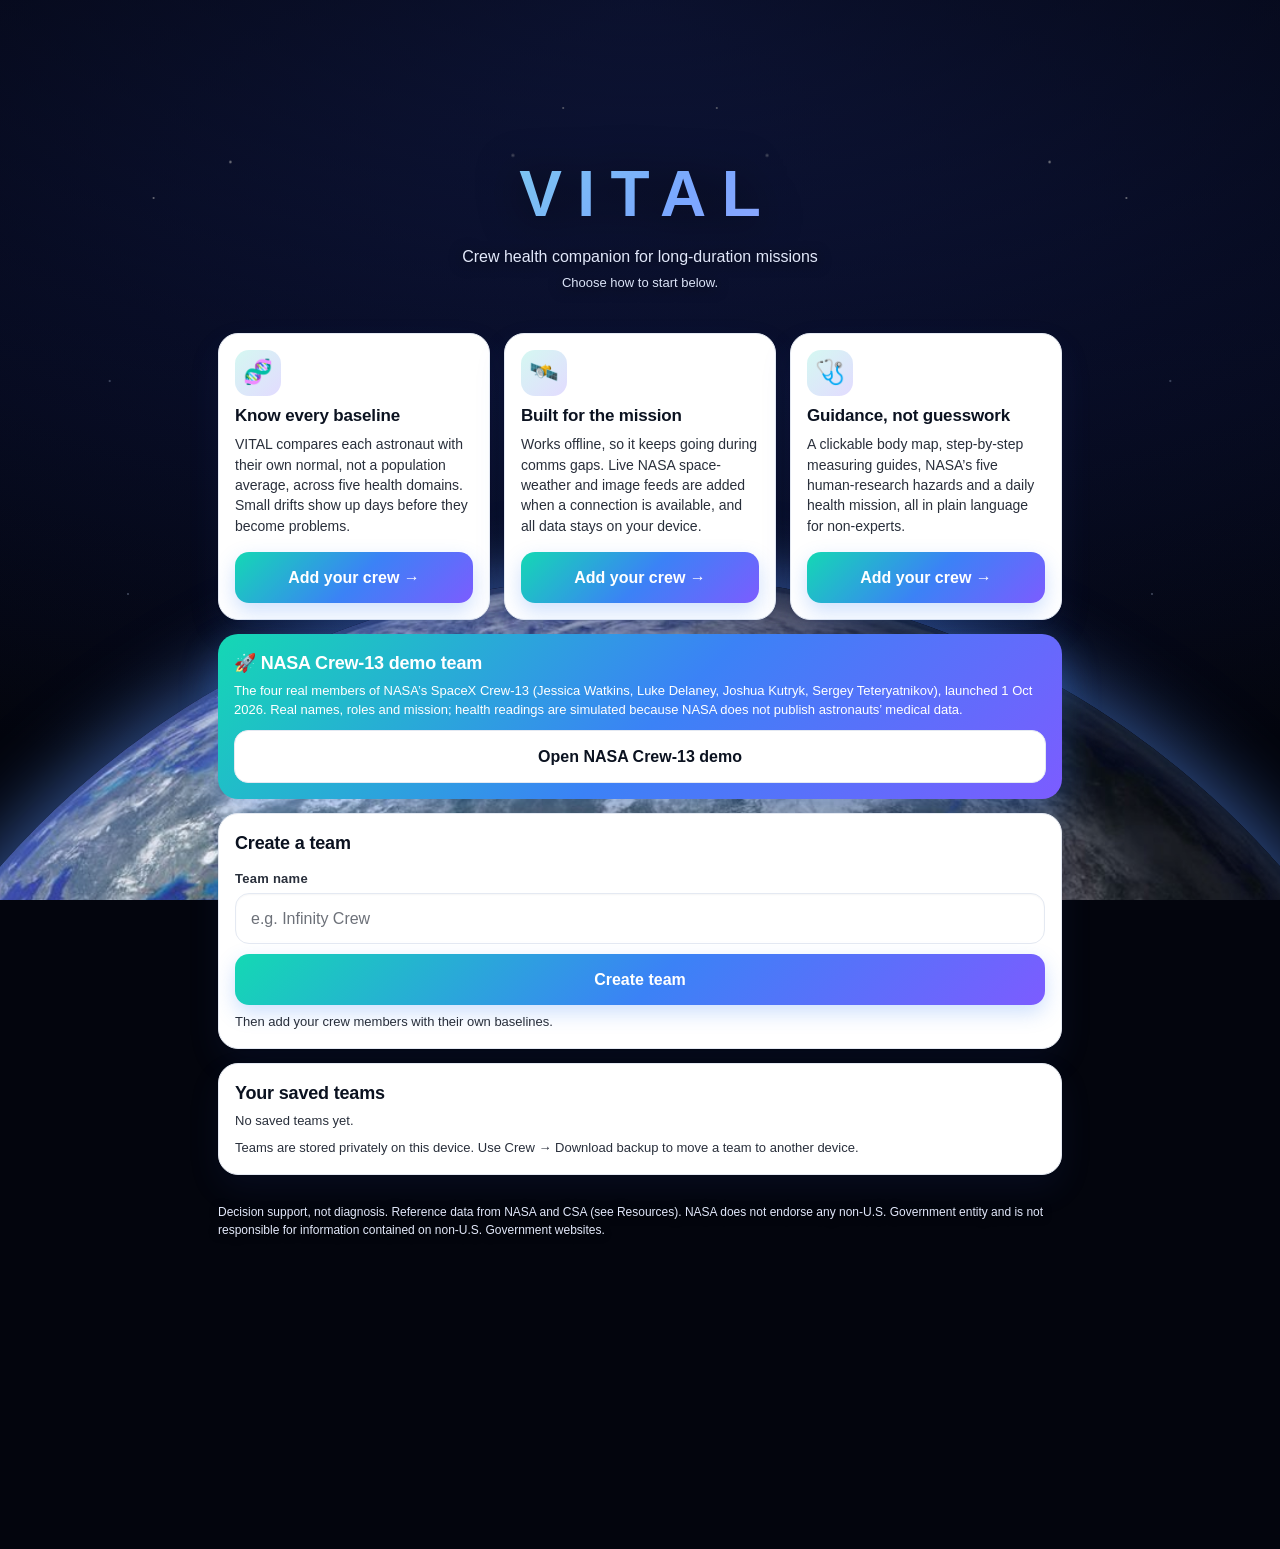
<file: index.html>
<!DOCTYPE html>
<html lang="en">
<head>
  <meta charset="utf-8">
  <title>VITAL — Crew Health</title>
  <meta name="viewport" content="width=device-width, initial-scale=1, viewport-fit=cover">
  <meta name="description" content="Offline astronaut health monitoring with live NASA space-weather data. NASA Space Apps Challenge.">
  <meta name="ai-assistance" content="Designed and built by the VITAL team; AI tools (Claude) were used to assist with coding. No AI-generated images or video.">
  <meta name="theme-color" content="#3b82f6">
  <link rel="manifest" href="manifest.webmanifest">
  <link rel="icon" href="icon.svg">
  <link rel="stylesheet" href="styles.css?v=20261115c">
</head>
<body>
  <a class="skip" href="#view">Skip to content</a>
  <div class="app">
    <aside aria-label="Sections">
      <div class="logo">VITAL</div>
      <div class="sub">Crew health companion</div>
      <div id="side"></div>
    </aside>
    <main id="main">
      <div class="mute" id="top"></div>
      <div class="who" id="who"></div>
      <section id="view" tabindex="-1" aria-live="polite"></section>
      <footer class="mute foot">Decision support, not diagnosis. Reference data from NASA and CSA (see Resources). NASA does not endorse any non-U.S. Government entity and is not responsible for information contained on non-U.S. Government websites.</footer>
    </main>
  </div>
  <nav class="tab" id="tab" aria-label="Main"></nav>
  <script src="nasa.js?v=20261115c"></script>
  <script src="extras.js?v=20261115c"></script>
  <script src="health.js?v=20261115c"></script>
  <script src="globe.js?v=20261115c"></script>
  <script src="app.js?v=20261115c"></script>
  <script>if ('serviceWorker' in navigator && location.protocol.startsWith('http')) navigator.serviceWorker.register('sw.js').catch(() => {});</script>
</body>
</html>
</file>
<file: styles.css>
/* Designed and built by the VITAL team. AI tools (Claude) were used to assist with coding, as disclosed under NASA Space Apps rules. */
/* ==========================================================
   VITAL — styles (v2: social-app look)
   1 Theme  2 Layout  3 Stories & cards  4 Controls
   5 Popups, chat, report  6 Phone  7 Print
   ========================================================== */

/* ---------- 1. Theme ---------- */
:root {
  --bg: #f4f7fc; --card: #fff; --ink: #0b1220; --mute: #6b7487; --line: #e4e9f2;
  --g: #10b981; --a: #f59e0b; --r: #f43f5e; --acc: #4f7cff;
  --grad: linear-gradient(135deg, #14d8b4 0%, #3b82f6 52%, #7c5cff 100%);   /* aurora */
  --shadow: 0 1px 2px rgba(11, 18, 32, .04), 0 14px 34px rgba(59, 90, 200, .09);
  --bar: rgba(255, 255, 255, .8);
}
@media (prefers-color-scheme: dark) {
  :root:not([data-theme="light"]) {
    --bg: #060a14; --card: #0e1424; --ink: #eef2fb; --mute: #8590a8; --line: #1b2338;
    --shadow: none; --bar: rgba(14, 20, 36, .8); color-scheme: dark;
  }
}
:root[data-theme="dark"] {
  --bg: #060a14; --card: #0e1424; --ink: #eef2fb; --mute: #8590a8; --line: #1b2338;
  --shadow: none; --bar: rgba(14, 20, 36, .8); color-scheme: dark;
}

/* ---------- 2. Layout ---------- */
* { box-sizing: border-box; -webkit-tap-highlight-color: transparent; }
html, body { margin: 0; }
body {
  background: var(--bg); color: var(--ink);
  font: 16px/1.45 -apple-system, BlinkMacSystemFont, "SF Pro Display", "Segoe UI", Roboto, sans-serif;
}
.app { display: flex; min-height: 100vh; min-height: 100dvh; }

aside {
  width: 240px; height: 100vh; height: 100dvh; position: sticky; top: 0;
  padding: calc(24px + env(safe-area-inset-top, 0px)) 14px 20px;
  background: var(--card); border-right: 1px solid var(--line);
}
main {
  flex: 1; min-width: 0; max-width: 760px; margin: 0 auto;
  padding: calc(14px + env(safe-area-inset-top, 0px)) 16px 40px;
}
h1 { font-size: 30px; margin: 6px 0 2px; letter-spacing: -.03em; font-weight: 800; }
h2 { font-size: 18px; margin: 24px 0 10px; letter-spacing: -.01em; }

.logo {
  font-weight: 900; font-size: 24px; letter-spacing: .08em; margin: 0 10px 2px;
  background: var(--grad); -webkit-background-clip: text; background-clip: text; color: transparent;
}
.sub { font-size: 12px; color: var(--mute); margin: 0 10px 20px; }
.mute { color: var(--mute); font-size: 13px; }

.nb {
  display: flex; align-items: center; gap: 12px; width: 100%; border: 0; background: none;
  color: var(--ink); font: inherit; font-weight: 500; text-align: left;
  padding: 12px 10px; border-radius: 12px; cursor: pointer; transition: background .15s;
}
.nb:hover { background: var(--bg); }
.nb.on { font-weight: 800; }
.i { font-size: 20px; width: 26px; text-align: center; }

#top { display: flex; justify-content: space-between; align-items: center; gap: 8px; }
.th {
  border: 1px solid var(--line); background: var(--card); color: var(--ink);
  font: inherit; font-size: 12px; font-weight: 600; padding: 6px 12px; border-radius: 99px; cursor: pointer;
}

/* ---------- 3. Story-style crew picker, cards, hero ---------- */
.who { display: flex; gap: 14px; overflow-x: auto; padding: 10px 2px 16px; scrollbar-width: none; }
.av {
  flex: none; display: flex; flex-direction: column; align-items: center; gap: 6px;
  border: 0; background: none; color: var(--mute); font: inherit; font-size: 12px; cursor: pointer;
}
.av b {
  width: 62px; height: 62px; border-radius: 50%; display: grid; place-items: center;
  font-size: 22px; color: #fff; border: 3px solid var(--bg);
  box-shadow: 0 0 0 3px var(--ring, var(--line)); transition: transform .15s;
}
.av:active b { transform: scale(.94); }
.av.on { color: var(--ink); font-weight: 700; }
.av.on b { box-shadow: 0 0 0 3px var(--ring, var(--line)), 0 0 0 6px color-mix(in srgb, var(--ring, var(--line)) 30%, transparent); }
.st-green { --ring: var(--g); } .st-amber { --ring: var(--a); } .st-red { --ring: var(--r); }
.dot { width: 7px; height: 7px; border-radius: 50%; }

.card {
  background: var(--card); border: 1px solid var(--line); border-radius: 20px;
  padding: 16px; margin-bottom: 14px; box-shadow: var(--shadow);
}
.grid { display: grid; gap: 14px; grid-template-columns: repeat(auto-fit, minmax(210px, 1fr)); }
.grid .card { margin: 0; }
.ring { display: flex; align-items: center; gap: 14px; }
.big { font-size: 30px; font-weight: 800; letter-spacing: -.03em; }

.hero {
  display: flex; gap: 20px; align-items: center; flex-wrap: wrap; border: 0; color: #fff;
  background: var(--grad); box-shadow: 0 16px 38px rgba(59, 130, 246, .32);
}
.hero .mute { color: rgba(255, 255, 255, .85); }

/* Quick-action row under the hero */
.qa { display: flex; gap: 10px; margin: 14px 0; }
.qa button {
  flex: 1; border: 1px solid var(--line); background: var(--card); color: var(--ink);
  font: inherit; font-weight: 600; font-size: 12px; padding: 12px 4px; border-radius: 16px; cursor: pointer;
}
.qa span { display: block; font-size: 22px; margin-bottom: 2px; }

.pill { display: inline-block; font-size: 11px; font-weight: 700; padding: 2px 9px; border-radius: 99px; color: #fff; text-transform: uppercase; }
.green { background: var(--g); } .amber { background: var(--a); } .red { background: var(--r); }

.li { display: flex; justify-content: space-between; align-items: center; gap: 10px; padding: 12px 0; border-bottom: 1px solid var(--line); }
.li:last-child { border: 0; }
.li a { color: var(--acc); text-decoration: none; font-weight: 700; }
.prog { height: 8px; background: var(--line); border-radius: 9px; overflow: hidden; margin: 8px 0; }
.prog i { display: block; height: 100%; background: var(--grad); border-radius: 9px; transition: width .3s; }
details.card summary { cursor: pointer; }
details ol { margin: 8px 0 0; padding-left: 20px; font-size: 14px; }

/* ---------- 4. Controls ---------- */
.chips { display: flex; gap: 8px; overflow-x: auto; padding-bottom: 8px; scrollbar-width: none; }
.chip {
  flex: none; border: 1px solid var(--line); background: var(--card); color: var(--ink);
  font: inherit; font-size: 14px; padding: 8px 15px; border-radius: 99px; cursor: pointer;
}
.chip.on { background: var(--ink); color: var(--bg); border-color: var(--ink); }
.chips2 { display: flex; flex-wrap: wrap; gap: 8px; }

label { display: block; margin: 14px 0 4px; font-weight: 600; font-size: 14px; }
input, select, textarea {
  width: 100%; font: inherit; padding: 12px; border-radius: 12px;
  border: 1px solid var(--line); background: var(--bg); color: var(--ink);
}
input:focus, select:focus, textarea:focus { outline: 2px solid var(--acc); border-color: transparent; }
input[type=range] { padding: 0; accent-color: var(--acc); }
input[type=checkbox] { width: 22px; height: 22px; }

.btn {
  border: 0; background: var(--ink); color: var(--bg); font: inherit; font-weight: 700;
  padding: 14px 18px; border-radius: 14px; cursor: pointer; width: 100%; margin-top: 10px;
}
.btn:active { transform: scale(.98); }
.btn.s { background: var(--bg); color: var(--ink); border: 1px solid var(--line); }

/* ---------- 5. Popups, toast, chat, report ---------- */
.ovl { position: fixed; inset: 0; background: rgba(0, 0, 0, .5); display: flex; align-items: flex-end; justify-content: center; z-index: 20; }
.sheet {
  background: var(--card); width: 100%; max-width: 520px; max-height: 90vh; max-height: 90dvh; overflow-y: auto;
  border-radius: 26px 26px 0 0; padding: 22px 18px calc(24px + env(safe-area-inset-bottom, 0px));
}
@media (min-width: 901px) { .ovl { align-items: center; } .sheet { border-radius: 26px; } }
.toast {
  position: fixed; left: 50%; bottom: calc(96px + env(safe-area-inset-bottom, 0px)); transform: translateX(-50%);
  background: var(--ink); color: var(--bg); padding: 11px 20px; border-radius: 99px; font-weight: 600; font-size: 14px; z-index: 30;
}

.msg { padding: 11px 14px; border-radius: 20px; margin: 8px 0; font-size: 14px; max-width: 88%; }
.msg.user { background: var(--grad); color: #fff; margin-left: auto; border-bottom-right-radius: 6px; }
.msg.assistant { background: var(--bg); border: 1px solid var(--line); border-bottom-left-radius: 6px; }
.chat { display: flex; flex-direction: column; min-height: calc(100vh - 120px); }
.chat .msgs { flex: 1; }
.aibar { position: sticky; bottom: 0; z-index: 4; margin-top: auto; display: flex; gap: 8px; padding: 10px 0 calc(10px + env(safe-area-inset-bottom, 0px)); background: var(--bg); }
.aibar input { flex: 1; min-width: 0; border-radius: 99px; padding: 12px 16px; }
.aibar .btn { border-radius: 99px; }

#rep { background: #fff; color: #111; border-radius: 8px; padding: 26px; font-size: 13px; }
#rep h3 { margin: 0 0 4px; font-size: 20px; }
#rep table { width: 100%; border-collapse: collapse; margin: 8px 0 14px; }
#rep td, #rep th { border-bottom: 1px solid #ddd; padding: 5px 4px; text-align: left; }
#rep .pg { page-break-after: always; border-bottom: 2px dashed #ccc; padding-bottom: 20px; margin-bottom: 20px; }
#rep .pg:last-child { page-break-after: auto; border: 0; }

/* ---------- 6. Phone: bottom tab bar ---------- */
nav.tab { display: none; }
@media (max-width: 900px) {
  aside { display: none; }
  main { padding: calc(10px + env(safe-area-inset-top, 0px)) 14px calc(86px + env(safe-area-inset-bottom, 0px)); }
  h1 { font-size: 28px; }
  nav.tab {
    display: flex; position: fixed; left: 0; right: 0; bottom: 0; z-index: 5;
    background: var(--bar); backdrop-filter: blur(22px); -webkit-backdrop-filter: blur(22px);
    border-top: 1px solid var(--line); padding: 6px 2px calc(6px + env(safe-area-inset-bottom, 0px));
  }
  nav.tab button {
    flex: 1; min-width: 0; border: 0; background: none; color: var(--mute); font: inherit; font-size: 9px;
    cursor: pointer; display: flex; flex-direction: column; align-items: center; gap: 2px;
  }
  nav.tab button.on { color: var(--ink); font-weight: 800; }
  nav.tab .i { font-size: 21px; width: auto; }
  .chat { min-height: calc(100vh - 200px); }
  .aibar { bottom: calc(60px + env(safe-area-inset-bottom, 0px)); padding-bottom: 10px; }
}

/* ---------- 7. Print / PDF ---------- */
@media print {
  aside, nav.tab, .who, #top, .np { display: none !important; }
  body { background: #fff; }
  .app, main { display: block; padding: 0; max-width: none; }
  #rep { padding: 0; }
}

/* ---------- 8. Insights, streak, badges, tools ---------- */
.insight { display: flex; gap: 14px; align-items: center; }
.streak { text-align: center; min-width: 64px; }
.streak b { display: block; font-size: 30px; line-height: 1; background: var(--grad); -webkit-background-clip: text; background-clip: text; color: transparent; }
.badges { display: flex; flex-wrap: wrap; gap: 8px; margin-top: 12px; }
.badge { font-size: 12px; font-weight: 600; padding: 6px 12px; border-radius: 99px; border: 1px solid var(--line); color: var(--mute); }
.badge.got { color: #fff; border-color: transparent; background: var(--grad); }
.forecast { font-size: 13px; padding: 8px 12px; margin-top: 8px; border-radius: 12px; background: color-mix(in srgb, var(--a) 14%, transparent); }
.tap { padding: 38px 0; font-size: 18px; }
.bigcount { font-size: 64px; font-weight: 800; text-align: center; letter-spacing: -.03em; }
.tools { display: flex; gap: 10px; }
.tools .btn { margin-top: 12px; }

/* ---------- 8. Live NASA data ---------- */
.adv { border-left: 6px solid var(--line); }
.adv-green { border-left-color: var(--g); } .adv-amber { border-left-color: var(--a); } .adv-red { border-left-color: var(--r); }
.thumbs { display: grid; grid-template-columns: repeat(auto-fill, minmax(150px, 1fr)); gap: 10px; margin-bottom: 14px; }
.thumbs a { color: var(--ink); text-decoration: none; font-size: 12px; }
.thumbs img { width: 100%; height: 110px; object-fit: cover; border-radius: 12px; display: block; margin-bottom: 4px; }

/* ---------- 9. v3 polish: inputs, chat, expandables, new tools ---------- */
body::before { content: ""; position: fixed; inset: 0; z-index: -1; pointer-events: none;
  background: radial-gradient(60% 40% at 85% -10%, color-mix(in srgb, var(--acc) 15%, transparent), transparent),
              radial-gradient(50% 40% at 0% 100%, color-mix(in srgb, #7c5cff 11%, transparent), transparent); }
@keyframes rise { from { opacity: 0; transform: translateY(8px); } to { opacity: 1; transform: none; } }
.card { animation: rise .35s both; transition: transform .15s, box-shadow .15s; }
.card:hover { transform: translateY(-1px); }
.sheet { animation: rise .25s both; }

label { color: var(--mute); font-size: 13px; letter-spacing: .02em; }
input, select, textarea {
  background: var(--card); border: 1.5px solid var(--line); border-radius: 14px; padding: 13px 15px;
  transition: border-color .15s, box-shadow .15s; box-shadow: inset 0 1px 2px rgba(11, 18, 32, .04);
}
input::placeholder, textarea::placeholder { color: var(--mute); opacity: .65; }
input:hover, select:hover, textarea:hover { border-color: color-mix(in srgb, var(--acc) 40%, var(--line)); }
input:focus, select:focus, textarea:focus { outline: 0; border-color: var(--acc); box-shadow: 0 0 0 4px color-mix(in srgb, var(--acc) 18%, transparent); }
select { appearance: none; -webkit-appearance: none; padding-right: 40px;
  background-image: url("data:image/svg+xml,%3Csvg xmlns='http://www.w3.org/2000/svg' width='14' height='9' fill='none' stroke='%238590a8' stroke-width='2' stroke-linecap='round'%3E%3Cpath d='M1 1.5l6 6 6-6'/%3E%3C/svg%3E");
  background-repeat: no-repeat; background-position: right 15px center; }
textarea { resize: vertical; min-height: 84px; line-height: 1.45; }
input[type=number] { font-variant-numeric: tabular-nums; }
input[type=checkbox] { accent-color: var(--acc); box-shadow: none; padding: 0; }

.btn { background: var(--grad); color: #fff; box-shadow: 0 8px 20px rgba(59, 130, 246, .25); transition: transform .12s, box-shadow .12s, filter .12s; }
.btn:hover { filter: brightness(1.06); }
.btn.s { background: var(--card); color: var(--ink); box-shadow: none; }
.chip { transition: transform .12s, border-color .12s; } .chip:hover { border-color: var(--acc); } .chip:active { transform: scale(.96); }
.th:hover { border-color: var(--acc); }
details > summary { list-style: none; } details > summary::-webkit-details-marker { display: none; }
details > summary::after { content: "▾"; float: right; color: var(--mute); transition: transform .2s; } details[open] > summary::after { transform: rotate(180deg); }
code { background: var(--bg); padding: 1px 6px; border-radius: 6px; font-size: 12px; }

/* Assistant: input bar and chat match the page background */
.chat .msgs { background: transparent; border: 0; box-shadow: none; padding: 0; }
.msg.assistant { background: var(--card); }
.aibar, .aibar input { background: var(--bg); }
.aibar input { border: 1.5px solid var(--line); box-shadow: none; }
.aibar .btn { padding: 12px 20px; }

/* Expandables, assistant picker, mood, breathing */
.more-btn { margin-top: 10px; border: 0; background: none; color: var(--acc); font: inherit; font-size: 13px; font-weight: 700; cursor: pointer; padding: 4px 0; }
.xp { margin-top: 6px; } .xp[hidden] { display: none; }
.opt { display: block; width: 100%; text-align: left; font: inherit; color: var(--ink); background: var(--card); border: 1.5px solid var(--line); border-radius: 16px; padding: 14px; margin-top: 10px; cursor: pointer; transition: border-color .15s, box-shadow .15s; }
.opt.on { border-color: var(--acc); box-shadow: 0 0 0 4px color-mix(in srgb, var(--acc) 15%, transparent); }
.moods { display: flex; gap: 8px; margin-top: 10px; }
.moods button { flex: 1; font-size: 26px; padding: 8px 0; border: 1.5px solid var(--line); background: var(--bg); border-radius: 14px; cursor: pointer; transition: transform .12s, border-color .12s; }
.moods button:hover { border-color: var(--acc); transform: translateY(-2px); } .moods button:active { transform: scale(.92); }
.breath { width: 150px; height: 150px; border-radius: 50%; margin: 36px auto 30px; background: var(--grad); opacity: .85; transition: transform 4s ease-in-out; box-shadow: 0 0 50px rgba(59, 130, 246, .4); }
.qa button:hover { border-color: var(--acc); }

/* ---------- 10. Accessibility & resources ---------- */
.skip { position: absolute; left: -999px; top: 8px; background: var(--ink); color: var(--bg); padding: 10px 16px; border-radius: 10px; z-index: 50; }
.skip:focus { left: 8px; }
.sr { position: absolute; width: 1px; height: 1px; overflow: hidden; clip: rect(0 0 0 0); white-space: nowrap; }
:focus-visible { outline: 3px solid var(--acc); outline-offset: 2px; }
.amber, .pill.amber { color: #1a1200; }
.mute { color: #5b6479; } @media (prefers-color-scheme: dark) { :root:not([data-theme="light"]) .mute { color: #a3adc4; } } :root[data-theme="dark"] .mute { color: #a3adc4; }
nav.tab button { font-size: 11px; }
.res h3 { margin: 8px 0 4px; font-size: 16px; } .res a, .card a { color: var(--acc); font-weight: 700; } .res p { margin: 4px 0 8px; font-size: 14px; }
.foot { margin: 28px 0 10px; font-size: 12px; line-height: 1.5; }
@media (prefers-reduced-motion: reduce) { *, *::before, *::after { animation: none !important; transition: none !important; } }

/* Body map */
.body-wrap { display: flex; gap: 14px; flex-wrap: wrap; align-items: flex-start; }
.body-fig { flex: 0 0 210px; margin: 0; }
.body-info { flex: 1 1 280px; min-width: 0; }
.body-info .card { margin-top: 0; margin-bottom: 12px; }
.figure { width: 100%; max-height: 420px; display: block; }
.figure .bp { cursor: pointer; opacity: .85; stroke: rgba(255,255,255,.55); stroke-width: 1.5; transition: opacity .15s; }
.figure .bp:hover, .figure .bp:focus-visible { opacity: 1; outline: none; stroke: #fff; stroke-width: 3; }
.figure .bp.sel { opacity: 1; stroke: #fff; stroke-width: 4; }
@media (prefers-reduced-motion: reduce) { .figure .bp { transition: none; } }

/* Sidebar slider: nav scrolls vertically with a visible slim scrollbar */
aside { display: flex; flex-direction: column; }
#side { flex: 1; min-height: 0; overflow-y: auto; overscroll-behavior: contain; padding: 0 4px 24px 0; scrollbar-width: thin; scrollbar-color: var(--mute) transparent;
  -webkit-mask-image: linear-gradient(to bottom, #000 calc(100% - 28px), transparent); mask-image: linear-gradient(to bottom, #000 calc(100% - 28px), transparent); }
#side::-webkit-scrollbar { width: 6px; }
#side::-webkit-scrollbar-thumb { background: var(--mute); border-radius: 6px; }
#side::-webkit-scrollbar-track { background: transparent; }
.nb:focus-visible { outline: 3px solid #3b82f6; outline-offset: -2px; }

/* ---------- 11. Responsive: all devices ---------- */
html { -webkit-text-size-adjust: 100%; text-size-adjust: 100%; }
img, svg, video { max-width: 100%; }
body { overflow-wrap: anywhere; overflow-x: hidden; }
input, select, textarea { font-size: 16px; }          /* stops iOS zoom on focus */
.btn, .chip, .nb, .opt, .th, .qa button { min-height: 44px; }   /* touch targets */

/* Large tablet / small laptop: slimmer sidebar */
@media (min-width: 901px) and (max-width: 1100px) {
  aside { width: 200px; padding-left: 10px; padding-right: 10px; }
  main { padding-left: 20px; padding-right: 20px; }
}
/* Desktop: use the extra width */
@media (min-width: 1101px) { main { max-width: 900px; padding-left: 28px; padding-right: 28px; } .grid { grid-template-columns: repeat(auto-fit, minmax(240px, 1fr)); } }
@media (min-width: 1500px) { main { max-width: 1040px; } aside { width: 260px; } body { font-size: 17px; } }
@media (min-width: 2000px) { main { max-width: 1240px; } body { font-size: 18px; } }

/* Tablet portrait: bottom bar, but give content more room */
@media (min-width: 601px) and (max-width: 900px) {
  main { max-width: 720px; padding-left: 24px; padding-right: 24px; }
  nav.tab button { font-size: 12px; }
}

/* Phones */
@media (max-width: 600px) {
  h1 { font-size: 24px; }
  h2 { font-size: 17px; }
  .card { padding: 14px; border-radius: 18px; }
  .hero { gap: 14px; }
  .big { font-size: 26px; }
  .bigcount { font-size: 52px; }
  .grid { grid-template-columns: 1fr 1fr; gap: 10px; }
  .tools { flex-wrap: wrap; }
  .tools .btn { flex: 1 1 140px; }
  .msg { max-width: 94%; }
  .body-fig { flex: 1 1 100%; max-width: 240px; margin: 0 auto; }
  .li { flex-wrap: wrap; }
  #rep { padding: 16px; }
  .toast { max-width: calc(100vw - 32px); text-align: center; }
}
/* Small phones (iPhone SE, Galaxy Fold, etc.) */
@media (max-width: 400px) {
  main { padding-left: 10px; padding-right: 10px; }
  .grid { grid-template-columns: 1fr; }
  h1 { font-size: 22px; }
  .qa { gap: 6px; } .qa button { font-size: 11px; padding: 10px 2px; }
  .av b { width: 54px; height: 54px; font-size: 20px; }
  .breath { width: 120px; height: 120px; }
  .moods button { font-size: 22px; }
  nav.tab button { font-size: 10px; }
  nav.tab .i { font-size: 19px; }
  .sheet { padding-left: 14px; padding-right: 14px; }
}
@media (max-width: 340px) { nav.tab button { font-size: 9px; } .bigcount { font-size: 44px; } }

/* Landscape phones: short viewport */
@media (max-height: 500px) and (orientation: landscape) {
  .sheet { max-height: 96vh; max-height: 96dvh; }
  .chat { min-height: 60vh; }
  .breath { margin: 14px auto; width: 100px; height: 100px; }
  nav.tab { padding-top: 2px; } nav.tab .i { font-size: 17px; }
  main { padding-left: calc(14px + env(safe-area-inset-left, 0px)); padding-right: calc(14px + env(safe-area-inset-right, 0px)); }
}
/* Touch devices: no sticky hover lift */
@media (hover: none) { .card:hover, .moods button:hover { transform: none; } }

/* Hide sidebar on phones/tablets (must come after the later `aside { display: flex }` rule) */
@media (max-width: 900px) { aside { display: none; } }

/* ---------- 12. Welcome screen: globe as full-page background ---------- */
#globeBg { position: fixed; inset: 0; z-index: -1; overflow: hidden; pointer-events: none;
  background: radial-gradient(120% 90% at 50% 0%, #17235f 0%, #0a1030 50%, #03050d 100%); }
/* Thin curved horizon: the top arc of the Earth, sitting under the title and above the cards */
.space { position: relative; }
.horizon { position: fixed; left: 0; bottom: 0; width: 100%; height: 240px; overflow: hidden; pointer-events: none; z-index: -1; }
.horizon .globe-cv { position: absolute; left: 50%; bottom: calc(150px - min(160vw, 1700px) * .86); width: min(160vw, 1700px); height: auto; aspect-ratio: 1; transform: translateX(-50%); }
.hphoto { --pz: 1.14; display: none; position: absolute; left: 50%; width: min(160vw, 1700px); aspect-ratio: 1; border-radius: 50%; transform: translateX(-50%); overflow: hidden;
  bottom: calc(var(--hz) - min(160vw, 1700px));
  box-shadow: 0 0 70px 12px rgba(90, 150, 255, .5); }
/* zoom the photo so the Earth fills the circle (removes the black ring around the planet in the source image) */
.hphoto::before { content: ""; position: absolute; inset: 0; background: url("earth.jpg") center / cover no-repeat; transform: scale(var(--pz)); }
.hphoto::after { content: ""; position: absolute; inset: 0; border-radius: 50%; box-shadow: inset -50px -25px 100px rgba(0, 0, 0, .45), inset 0 0 36px rgba(120, 180, 255, .4); }
body.has-photo .hphoto { display: block; }
body.has-photo .horizon .globe-cv { display: none; }
#globeBg .photo { position: absolute; inset: 0; opacity: 0; transition: opacity .8s;
  background: url("earth.jpg") center bottom / cover no-repeat; }
#globeBg .veil { position: absolute; inset: 0; background: linear-gradient(180deg, rgba(3,5,13,.6) 0%, rgba(3,5,13,.2) 45%, rgba(3,5,13,0) 100%); }
.stars, .stars::before {
  position: absolute; inset: 0; pointer-events: none; content: ""; opacity: .9;
  background-image:
    radial-gradient(1.5px 1.5px at 12% 22%, #fff, transparent), radial-gradient(1px 1px at 28% 70%, #cfe0ff, transparent),
    radial-gradient(1.5px 1.5px at 44% 12%, #fff, transparent), radial-gradient(1px 1px at 63% 38%, #fff, transparent),
    radial-gradient(2px 2px at 82% 18%, #fff, transparent), radial-gradient(1px 1px at 90% 66%, #cfe0ff, transparent),
    radial-gradient(1.5px 1.5px at 72% 84%, #fff, transparent), radial-gradient(1px 1px at 8% 88%, #fff, transparent),
    radial-gradient(1px 1px at 54% 92%, #cfe0ff, transparent), radial-gradient(1.5px 1.5px at 36% 40%, #fff, transparent);
  animation: twinkle 5s ease-in-out infinite alternate;
}
.stars::before { transform: scale(1.6) rotate(40deg); opacity: .55; animation-duration: 7s; }
.stars.s2 { animation-delay: -2.5s; transform: scaleX(-1); }
@keyframes twinkle { from { opacity: .35; } to { opacity: 1; } }

body.login { background: #03050d; }
body.login::before { display: none; }
body.login aside { display: none; }
body.login main { margin: 0 auto; }
.space { text-align: center; color: #eef2fb; padding: clamp(40px, 12vh, 110px) 8px 40px; }
.space h1 { margin: 0 0 4px; font-size: clamp(40px, 11vw, 64px); letter-spacing: .24em; padding-left: .24em;
  background: linear-gradient(135deg, #7ff3dc, #7aa7ff 55%, #b9a4ff); -webkit-background-clip: text; background-clip: text; color: transparent;
  filter: drop-shadow(0 4px 22px rgba(0, 0, 0, .7)); }
.tagline { margin: 0; font-size: 16px; color: #e3e9fb; text-shadow: 0 2px 14px rgba(0, 0, 0, .8); }
.tagline.s { font-size: 13px; color: #aeb9d8; margin-top: 6px; }
body.login .foot, body.login .foot a { color: #aeb9d8; }
@media (prefers-reduced-motion: reduce) { .stars { animation: none !important; } }

/* Info cards */
.infos { display: grid; gap: 14px; grid-template-columns: 1fr; margin: 0 0 14px; }
@media (min-width: 1000px) { .infos { grid-template-columns: repeat(3, 1fr); } }
.infos .card { margin: 0; display: flex; flex-direction: column; }
.info .ic { width: 46px; height: 46px; border-radius: 14px; display: grid; place-items: center; font-size: 24px; margin-bottom: 8px;
  background: linear-gradient(135deg, rgba(20,216,180,.18), rgba(124,92,255,.22)); }
.info h2 { margin: 0 0 6px; font-size: 17px; }
.info p { margin: 0 0 4px; font-size: 14px; color: var(--mute); flex: 1; }
.info .btn { margin-top: 12px; }


/* Readable text on the welcome screen */
.tagline.s { color: #dbe3f7; }
body.login .foot, body.login .foot a { color: #d3dbf1; }
body.login .card:not(.hero) .mute, .info p { color: color-mix(in srgb, var(--ink) 80%, transparent); }
body.login .hero .mute { color: #fff; }
body.login main { padding-bottom: 300px; }   /* room so the fixed horizon never hides the last card */
.horizon .globe-cv { bottom: calc(var(--hz) - min(160vw, 1700px) * .86); }
.hphoto { bottom: calc(var(--hz) - min(160vw, 1700px)); }
.horizon { --hz: clamp(240px, 36vh, 400px); height: calc(var(--hz) + 100px); }
.horizon { -webkit-mask-image: linear-gradient(to top, #000 78%, transparent 100%); mask-image: linear-gradient(to top, #000 78%, transparent 100%); }

/* Welcome screen: stronger selectors so the dark-theme gray (.mute) can't override these */
html body.login footer.foot.mute, html body.login footer.foot.mute a { color: #e3e9fb; text-shadow: 0 1px 8px rgba(0, 0, 0, .8); }
html body.login .card:not(.hero) .mute, html body.login .card:not(.hero) label, html body.login .info p { color: color-mix(in srgb, var(--ink) 88%, transparent); }
html body.login .card:not(.hero) input::placeholder { color: color-mix(in srgb, var(--ink) 60%, transparent); opacity: 1; }
html body.login .hero .mute { color: #fff; }
</file>
